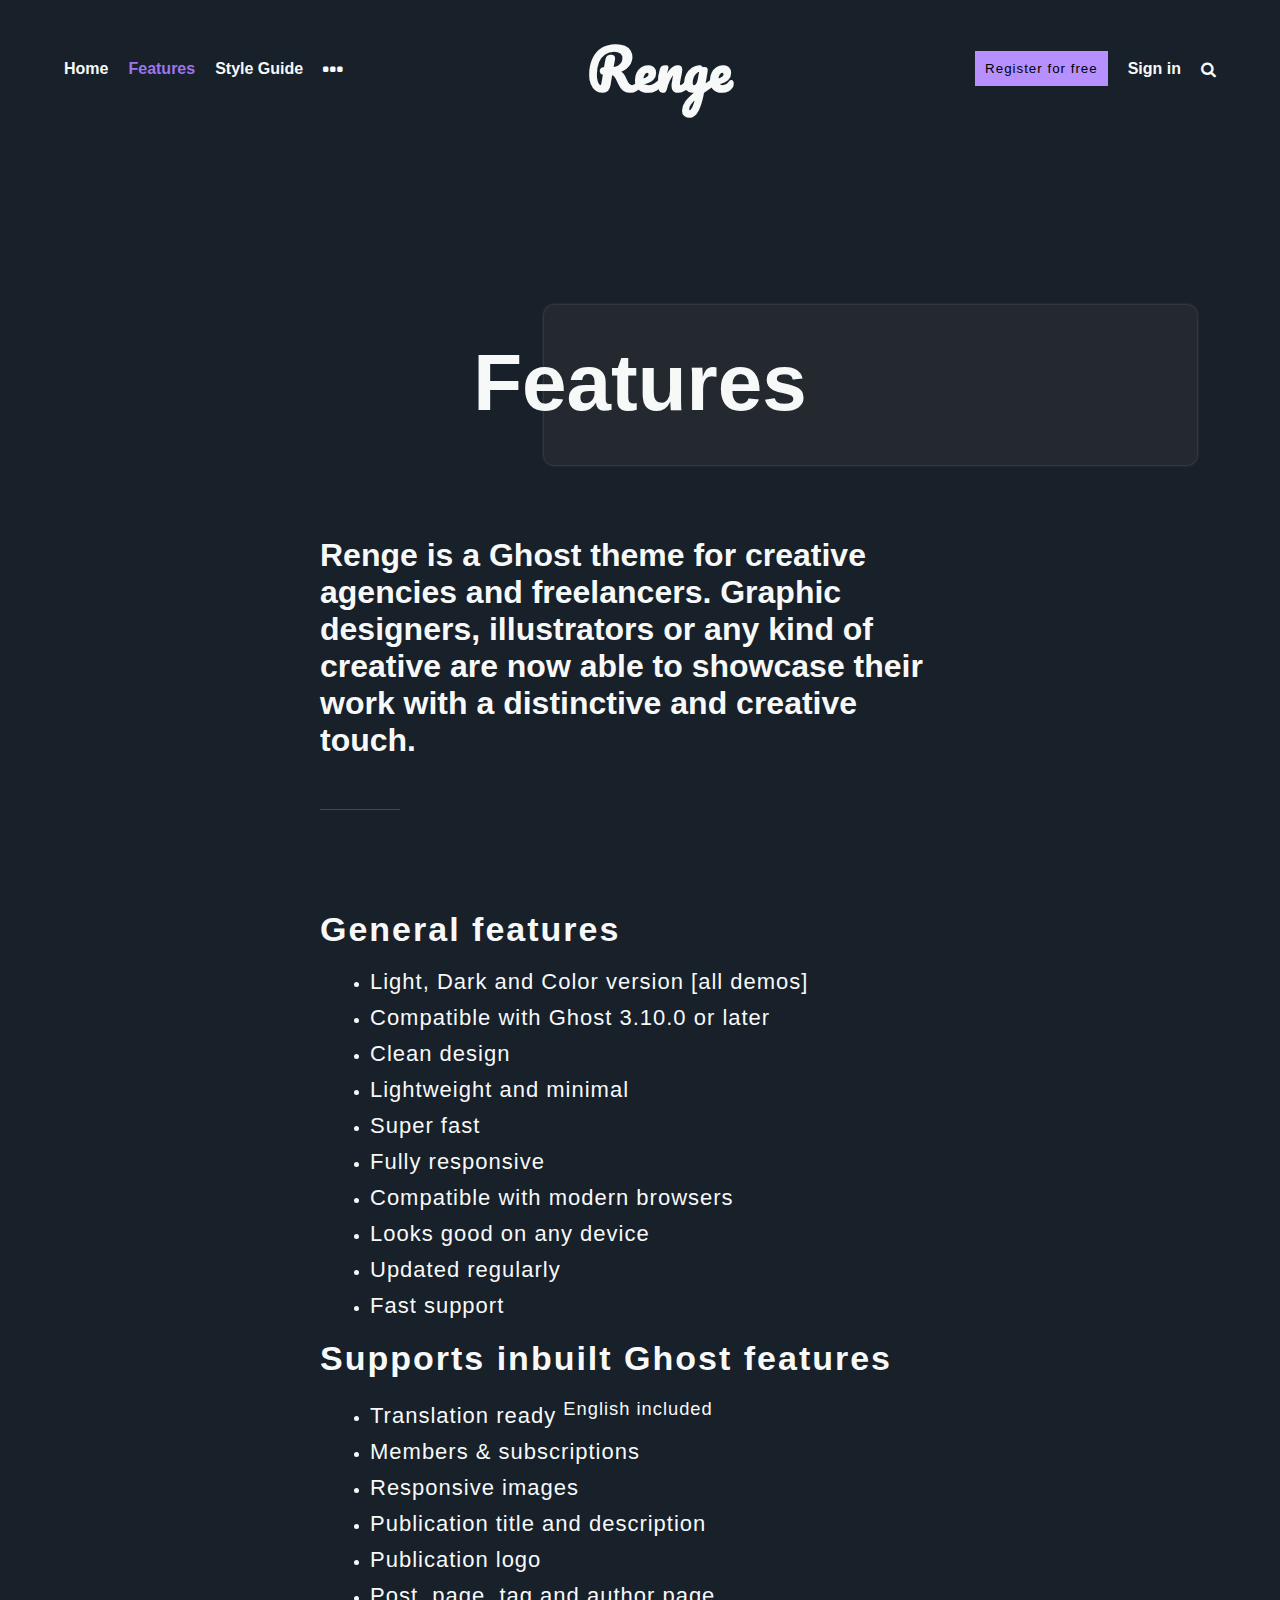
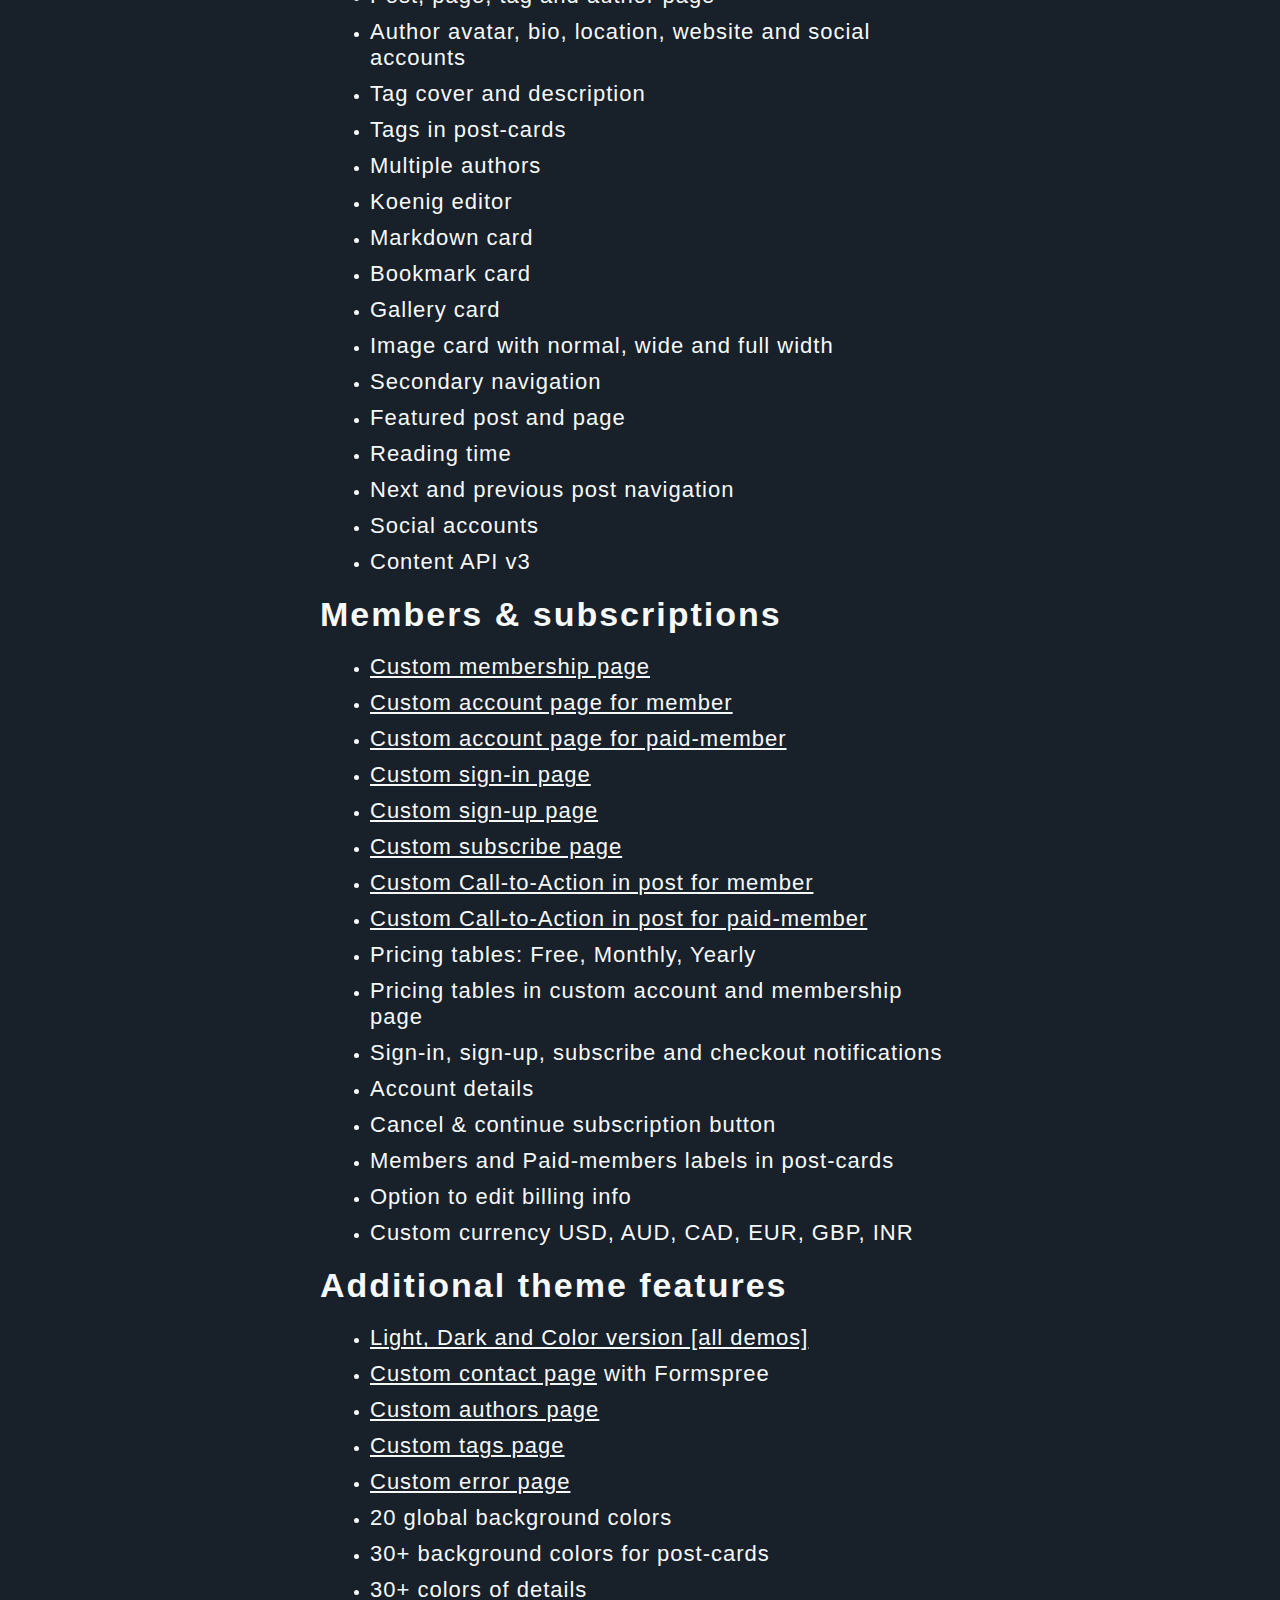
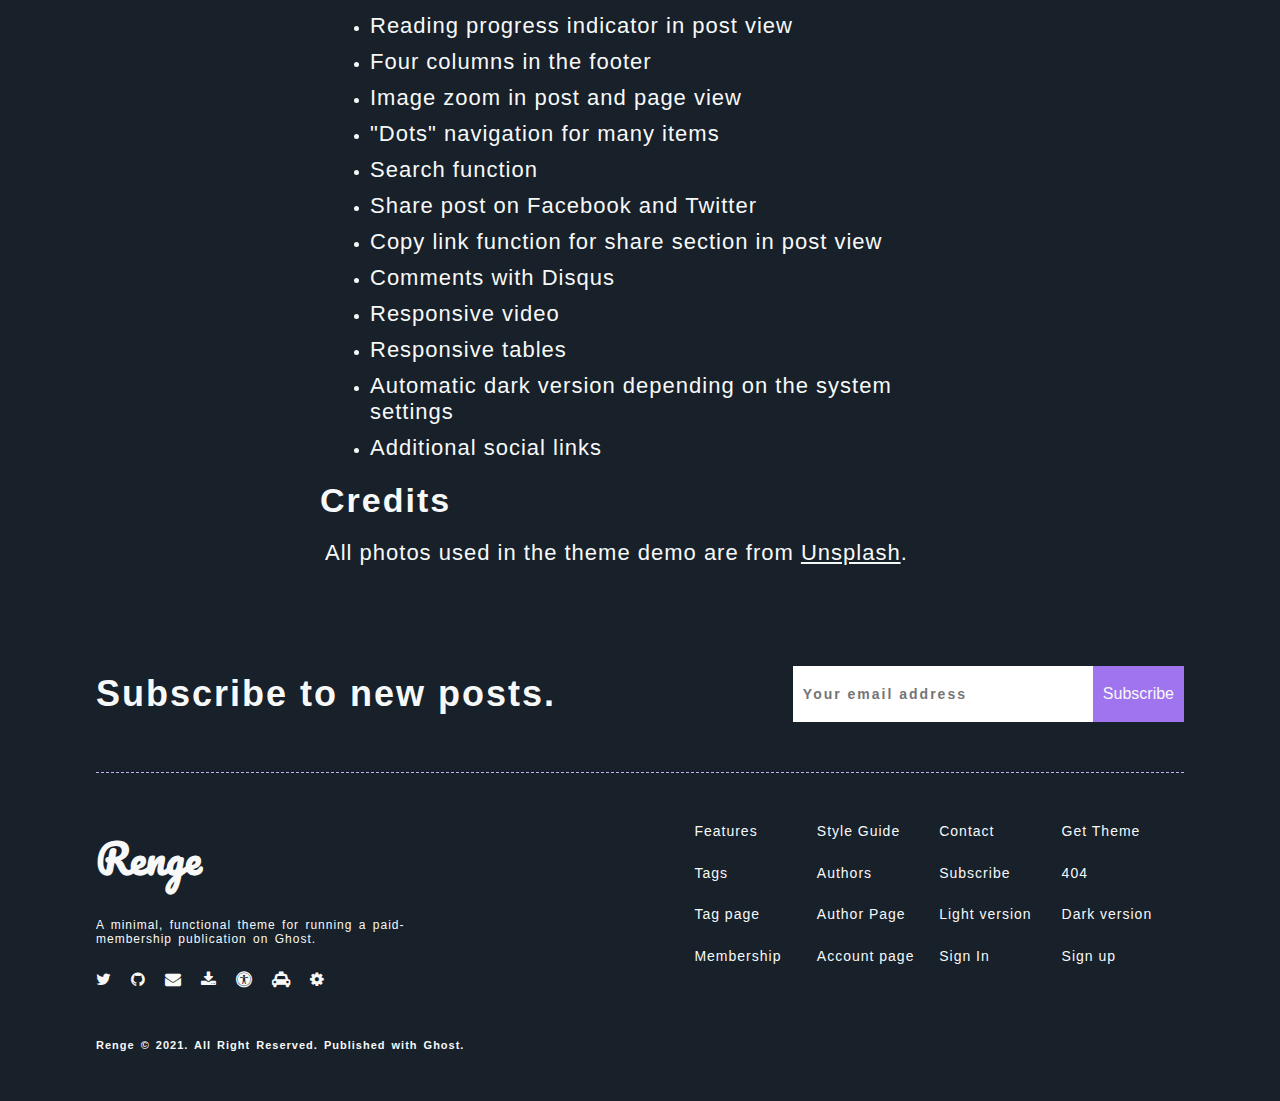
<file: features.html>
<!DOCTYPE html>
<html lang="en">
<head>
    <meta charset="UTF-8">
    <meta http-equiv="X-UA-Compatible" content="IE=edge">
    <meta name="viewport" content="width=device-width, initial-scale=1.0">
    <title>Ready to Publish</title>
    <link rel="preconnect" href="https://fonts.gstatic.com">
    <link href="https://fonts.googleapis.com/css2?family=Pacifico&display=swap" rel="stylesheet">
    <link rel="stylesheet" href="https://cdnjs.cloudflare.com/ajax/libs/font-awesome/4.7.0/css/font-awesome.min.css" integrity="sha256-eZrrJcwDc/3uDhsdt61sL2oOBY362qM3lon1gyExkL0=" crossorigin="anonymous" />
    <link rel="stylesheet" href="style/style.css">
</head>
<body>
    <nav>
        <div class="nav-items">
            <ul>
                <a href="index.html" class="no-underline"><li class="nav-item nav-item1">Home</li></a>
                <a href="features.html" class="no-underline active"> <li class="nav-item nav-item2">Features</li></a>
                <a href="styleguide.html" class="no-underline"> <li class="nav-item nav-item3">Style Guide</li></a>
                <a href="index.html" class="no-underline"><li class="nav-item nav-item4"><i class="fa fa-ellipsis-h" aria-hidden="true"></i>
                </li></a>
            </ul>
        </div>
        <div class="nav-logo">
            <h1 class="logo-heading">Renge</h1>
        </div>
        <div class="nav-register">
            <div>
                <button class="register-button">Register for free</button>
            </div>
            <h4>Sign in</h4>
            <i class="fa fa-search" aria-hidden="true"></i>
        </div>
    </nav>
    


    <!-- main container -->
    <section class="main-container">
        <div class="absolute">
            <div class="container-title">
                <h1>Features</h1>
                <div class="title-background"></div>
            </div>
        </div>
    </section>
    <!-- list element -->
    <section class="feature-element">
        <h1>Renge is a Ghost theme for creative agencies and freelancers. Graphic designers, illustrators or any kind of creative are now able to showcase their work with a distinctive and creative touch.</h1>
        <p></p>
        <h1 class="head-title">General features</h1>
        <ul>
            <li>
                <h2>Light, Dark and Color version [all demos]</h2>
            </li>
            <li>
                <h2>Compatible with Ghost 3.10.0 or later</h2>
            </li>
            <li>
                <h2>Clean design</h2>
            </li>
            <li>
                <h2>Lightweight and minimal</h2>
            </li>
            <li>
                <h2>Super fast</h2>
            </li>
            <li>
                <h2>Fully responsive</h2>
            </li>
            <li>
                <h2>Compatible with modern browsers</h2>
            </li>
            <li>
                <h2>Looks good on any device</h2>
            </li>
            <li>
                <h2>Updated regularly</h2>
            </li>
            <li>
                <h2>Fast support</h2>
            </li>
        </ul>
        <h1 class="head-title">Supports inbuilt Ghost features</h1>
        <ul>
            <li>
                <h2>Translation ready <sup>English included</sup> </h2>
            </li>
            <li>
                <h2>Members & subscriptions</h2>
            </li>
            <li>
                <h2>Responsive images</h2>
            </li>
            <li>
                <h2>Publication title and description</h2>
            </li>
            <li>
                <h2>Publication logo</h2>
            </li>
            <li>
                <h2>Post, page, tag and author page</h2>
            </li>
            <li>
                <h2>Author avatar, bio, location, website and social accounts</h2>
            </li>
            <li>
                <h2>Tag cover and description</h2>
            </li>
            <li>
                <h2>Tags in post-cards</h2>
            </li>
            <li>
                <h2>Multiple authors</h2>
            </li>
            <li>
                <h2>Koenig editor</h2>
            </li>
            <li>
                <h2>Markdown card</h2>
            </li>
            <li>
                <h2>Bookmark card</h2>
            </li>
            <li>
                <h2>Gallery card</h2>
            </li>
            <li>
                <h2>Image card with normal, wide and full width</h2>
            </li>
            <li>
                <h2>Secondary navigation</h2>
            </li>
            <li>
                <h2>Featured post and page</h2>
            </li>
            <li>
                <h2>Reading time</h2>
            </li>
            <li>
                <h2>Next and previous post navigation</h2>
            </li>
            <li>
                <h2>Social accounts</h2>
            </li>
            <li>
                <h2>Content API v3</h2>
            </li>
        </ul>
        <h1 class="head-title">Members & subscriptions</h1>
       <ul>
           <li>
               <h2><a href="#">Custom membership page</a></h2>
           </li>
           <li>
               <h2><a href="#">Custom account page for member</a></h2>
           </li>
           <li>
               <h2><a href="#">Custom account page for paid-member</a></h2>
           </li>
           <li>
               <h2><a href="#">Custom sign-in page</a></h2>
           </li>
           <li>
               <h2><a href="#">Custom sign-up page</a></h2>
           </li>
           <li>
               <h2><a href="#">Custom subscribe page</a></h2>
           </li>
           <li>
               <h2><a href="#">Custom Call-to-Action in post for member</a></h2>
           </li>
           <li>
               <h2><a href="#">Custom Call-to-Action in post for paid-member</a></h2>
           </li>
           <li>
               <h2>Pricing tables: Free, Monthly, Yearly</h2>
           </li>
           <li>
               <h2>Pricing tables in custom account and membership page</h2>
           </li>
           <li>
               <h2>Sign-in, sign-up, subscribe and checkout notifications</h2>
           </li>
           <li>
               <h2>Account details</h2>
           </li>
           <li>
               <h2>Cancel & continue subscription button</h2>
           </li>
           <li>
               <h2>Members and Paid-members labels in post-cards</h2>
           </li>
           <li>
               <h2>Option to edit billing info</h2>
           </li>
           <li>
               <h2>Custom currency USD, AUD, CAD, EUR, GBP, INR</h2>
           </li>
       </ul>
       <h1 class="head-title">Additional theme features</h1>
       <ul>
           <li>
               <h2><a href="#">Light, Dark and Color version [all demos]</a></h2>
           </li>
           <li>
               <h2><a href="#">Custom contact page</a>  with Formspree</h2>
           </li>
           <li>
               <h2><a href="">Custom authors page</a></h2>
           </li>
           <li>
               <h2><a href="">Custom tags page</a></h2>
           </li>
           <li>
               <h2><a href="">Custom error page</a></h2>
           </li>
           <li>
               <h2>20 global background colors</h2>
           </li>
           <li>
               <h2>30+ background colors for post-cards</h2>
           </li>
           <li>
               <h2>30+ colors of details</h2>
           </li>
           <li>
               <h2>Reading progress indicator in post view</h2>
           </li>
           <li>
               <h2>Four columns in the footer</h2>
           </li>
           <li>
               <h2>Image zoom in post and page view</h2>
           </li>
           <li>
               <h2>"Dots" navigation for many items</h2>
           </li>
           <li>
               <h2>Search function</h2>
           </li>
           <li>
               <h2>Share post on Facebook and Twitter</h2>
           </li>
           <li>
               <h2>Copy link function for share section in post view</h2>
           </li>
           <li>
               <h2>Comments with Disqus</h2>
           </li>
           <li>
               <h2>Responsive video</h2>
           </li>
           <li>
               <h2>Responsive tables</h2>
           </li>
           <li>
               <h2>Automatic dark version depending on the system settings</h2>
           </li>
           <li>
               <h2>Additional social links</h2>
           </li>
       </ul>
       <h1 class="head-title">Credits</h1>
       <ul>
           <li class="last-p">
               <h2>All photos used in the theme demo are from <a href="#">Unsplash</a>.</h2>
           </li>
       </ul>
    </section>


    <!-- Main footer -->
    <footer>
        <div class="subscribe-section">
            <h1>Subscribe to new posts.</h1>
            <div class="email-input-holder">
                <input type="text"placeholder="Your email address" id="email">
                <div class="div-buuton"><label for="email">Subscribe</label></div>
            </div>
        </div>
        <div class="main-footer-container">
            <div class="left-container">
                <h1 class="left-title">Renge</h1>
                <p>A minimal, functional theme for running a paid-membership publication on Ghost.</p>
                <div class="left-icons">
                    <ul>
                        <li><i class="fa fa-twitter" aria-hidden="true"></i>
                        </li>
                        <li><i class="fa fa-github" aria-hidden="true"></i>
                        </li>
                        <li><i class="fa fa-envelope" aria-hidden="true"></i>
                        </li>
                        <li><i class="fa fa-download" aria-hidden="true"></i>
                        </li>
                        <li><i class="fa fa-universal-access" aria-hidden="true"></i>
                        </li>
                        <li><i class="fa fa-taxi" aria-hidden="true"></i>
                        </li>
                        <li><i class="fa fa-cog" aria-hidden="true"></i>
                        </li>
                    </ul>
                </div>
            </div>
            <div class="right-container">
                <p class="right-items">
                    Features
                </p>
                <p class="right-items">
               
                    Style Guide

                </p>
                <p class="right-items">

                    Contact

                </p>
                <p class="right-items">
                    Get Theme
                </p>
                <p class="right-items">
                    Tags
                </p>
                <p class="right-items">                 
                    Authors
                </p>
                <p class="right-items">       
                    Subscribe
                </p>
                <p class="right-items">
                    404
                </p>
                <p class="right-items">
                    Tag page
                </p>
                <p class="right-items">
                    Author Page
                </p>
                <p class="right-items">
                    Light version
                </p>
                <p class="right-items">
                    Dark version
                </p>
                <p class="right-items">
                    Membership
                </p>
                <p class="right-items">
                    Account page
                </p>
                <p class="right-items">
                        Sign In
                </p>
                <p class="right-items">
                    Sign up
                </p>
            </div>
        </div>
        <p class="last">Renge © 2021. All Right Reserved. Published with Ghost.</p>
    </footer>
</body>
</html>
</file>
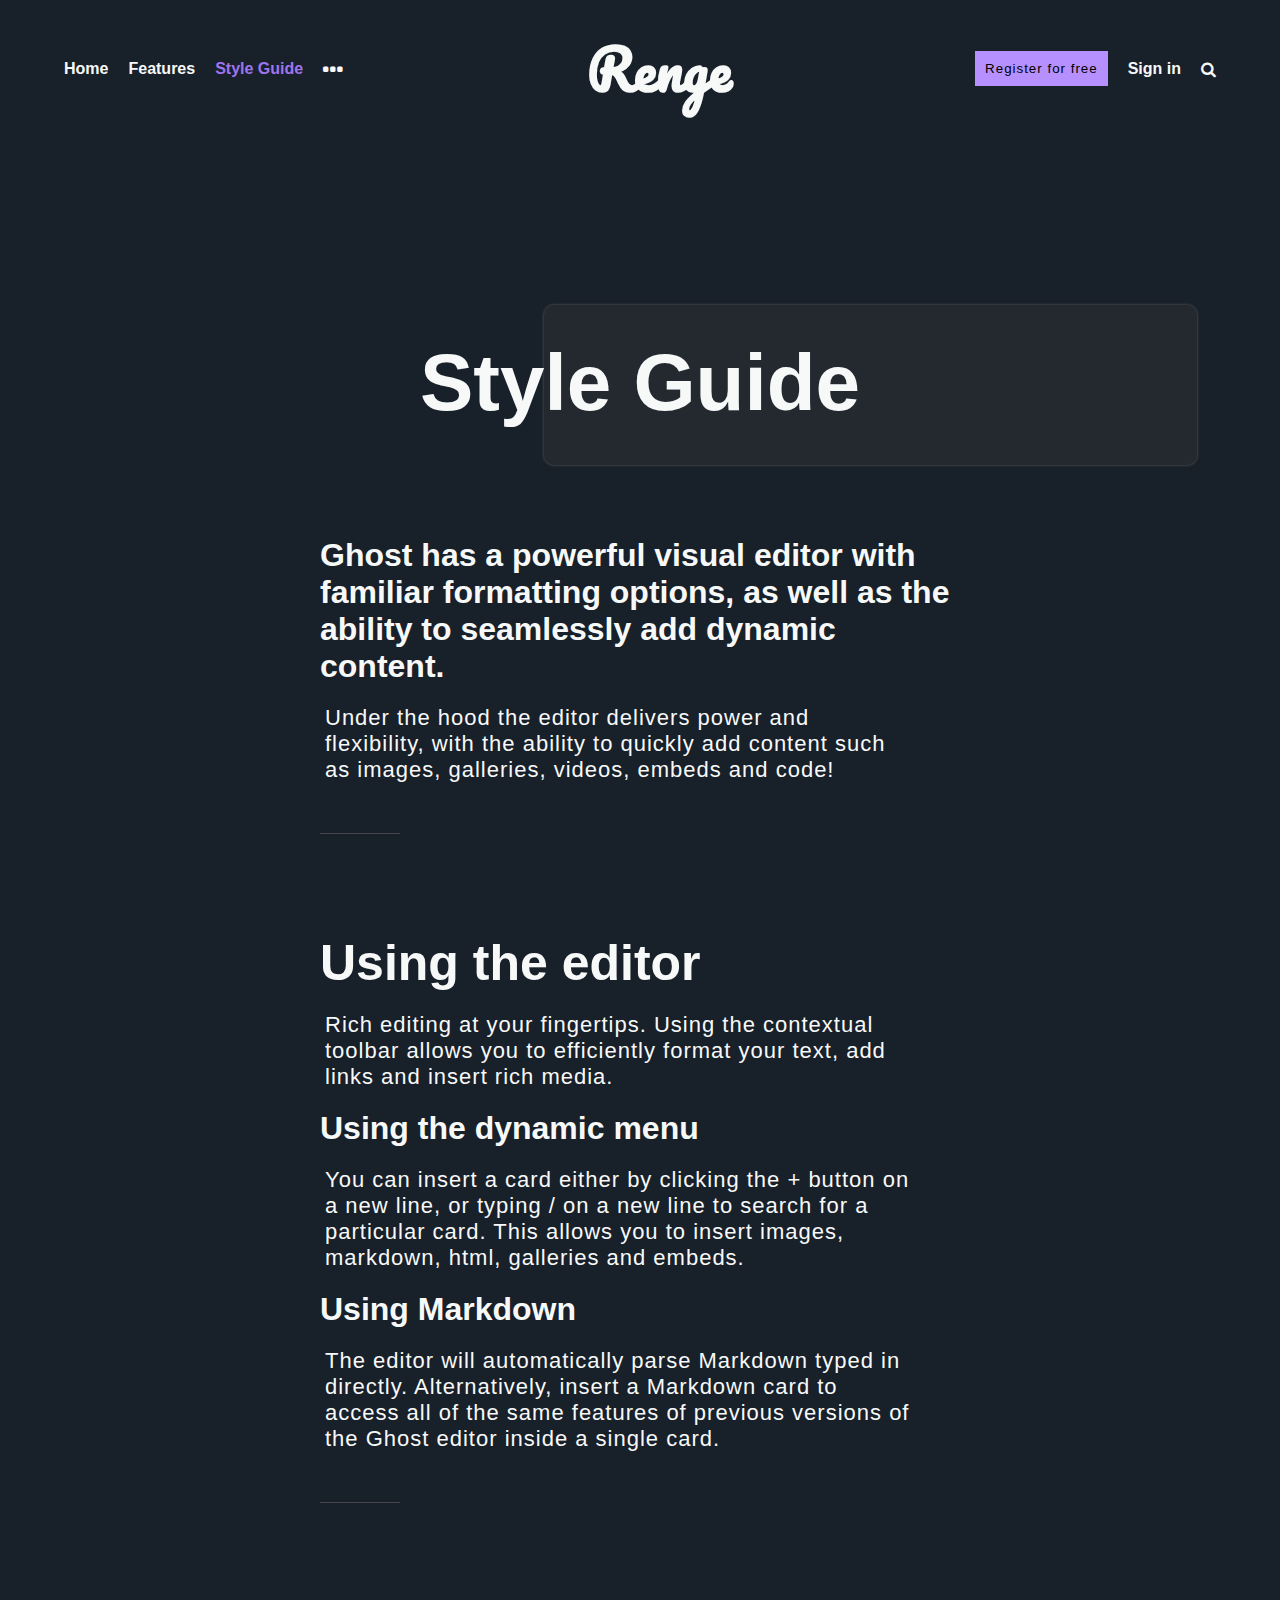
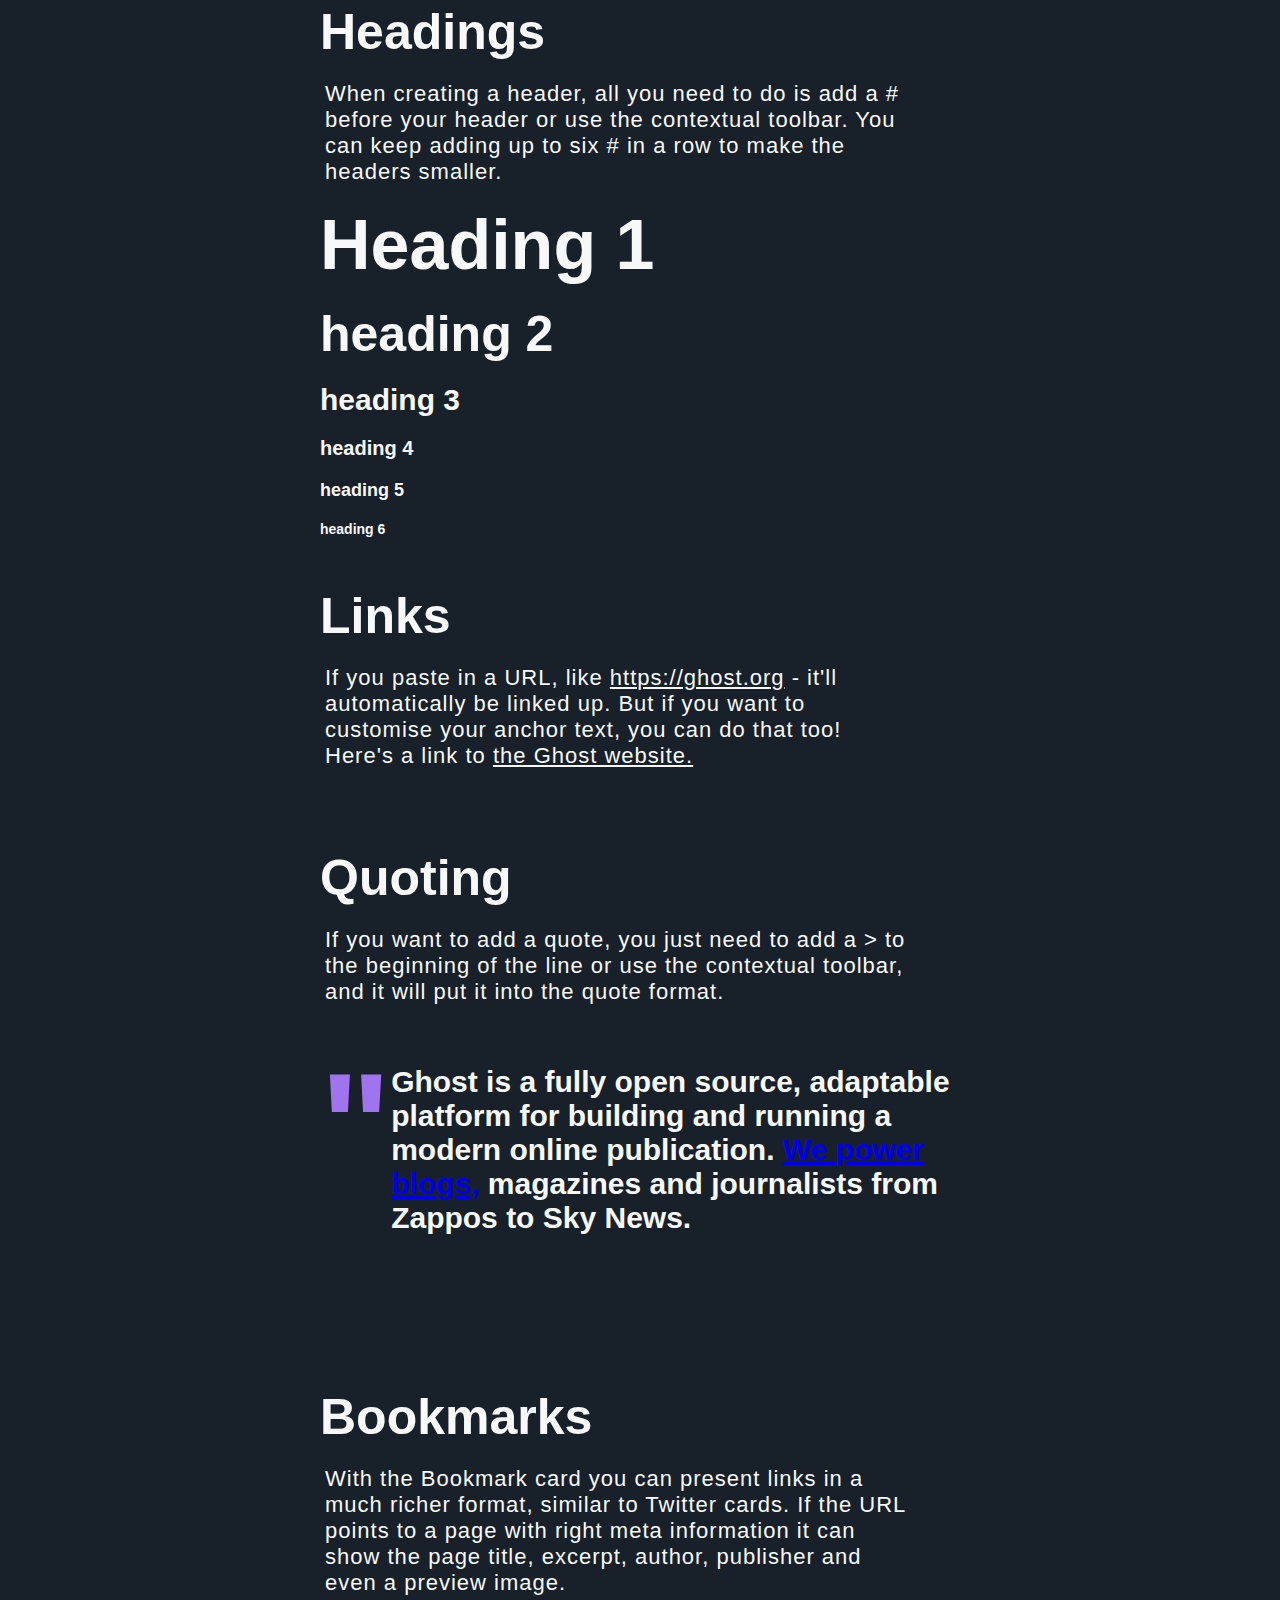
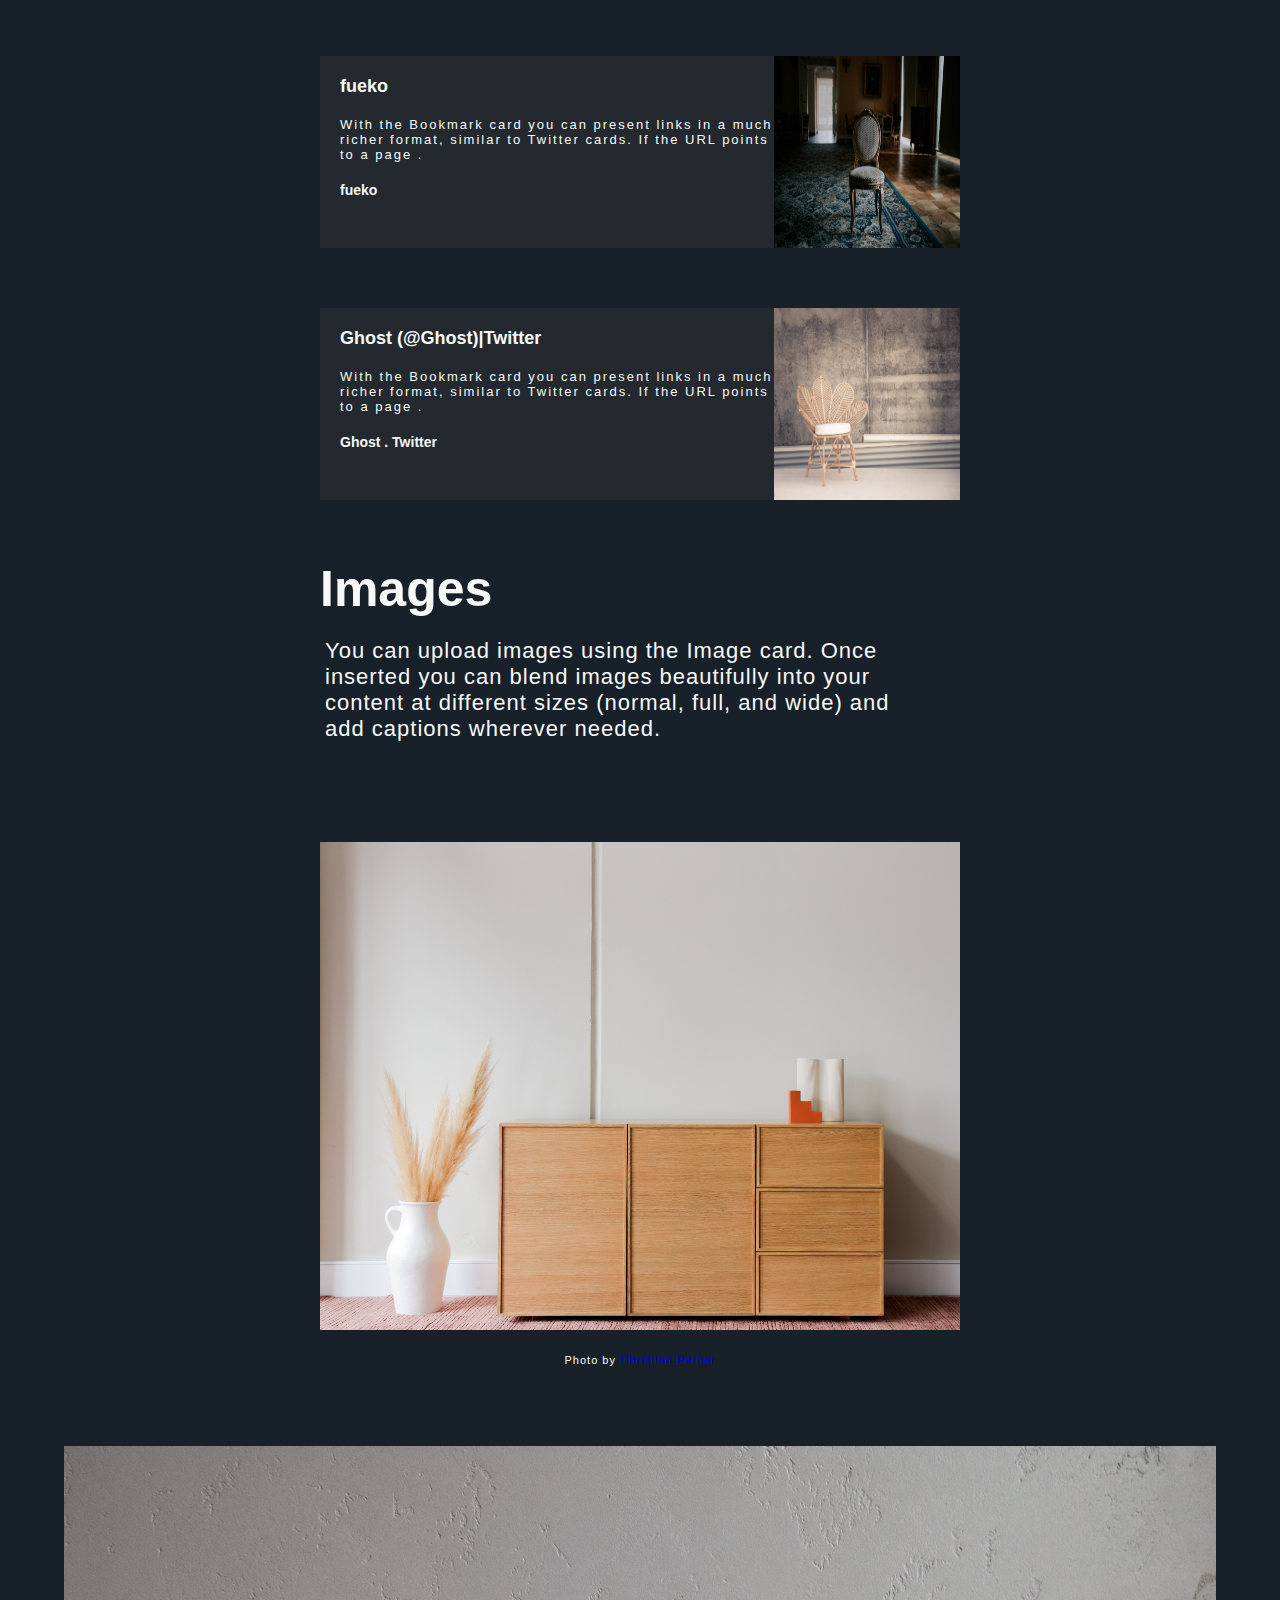
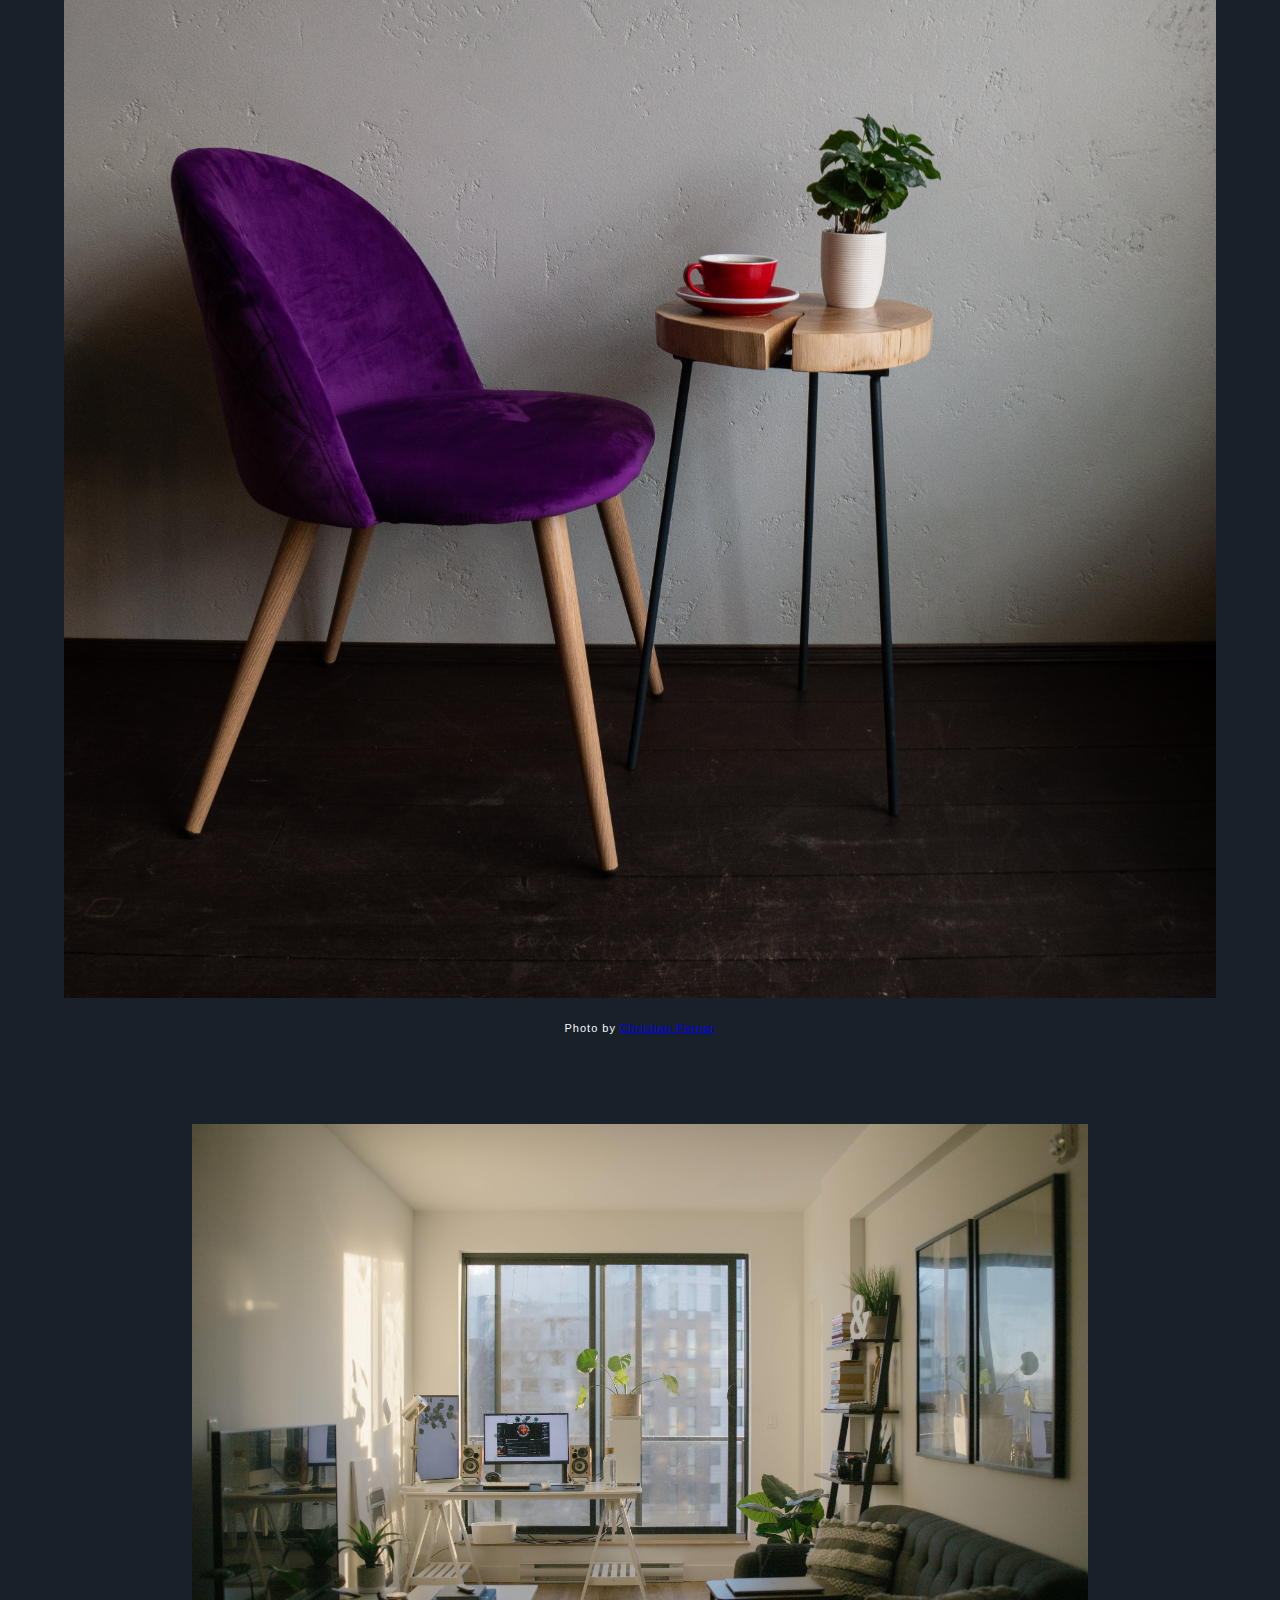
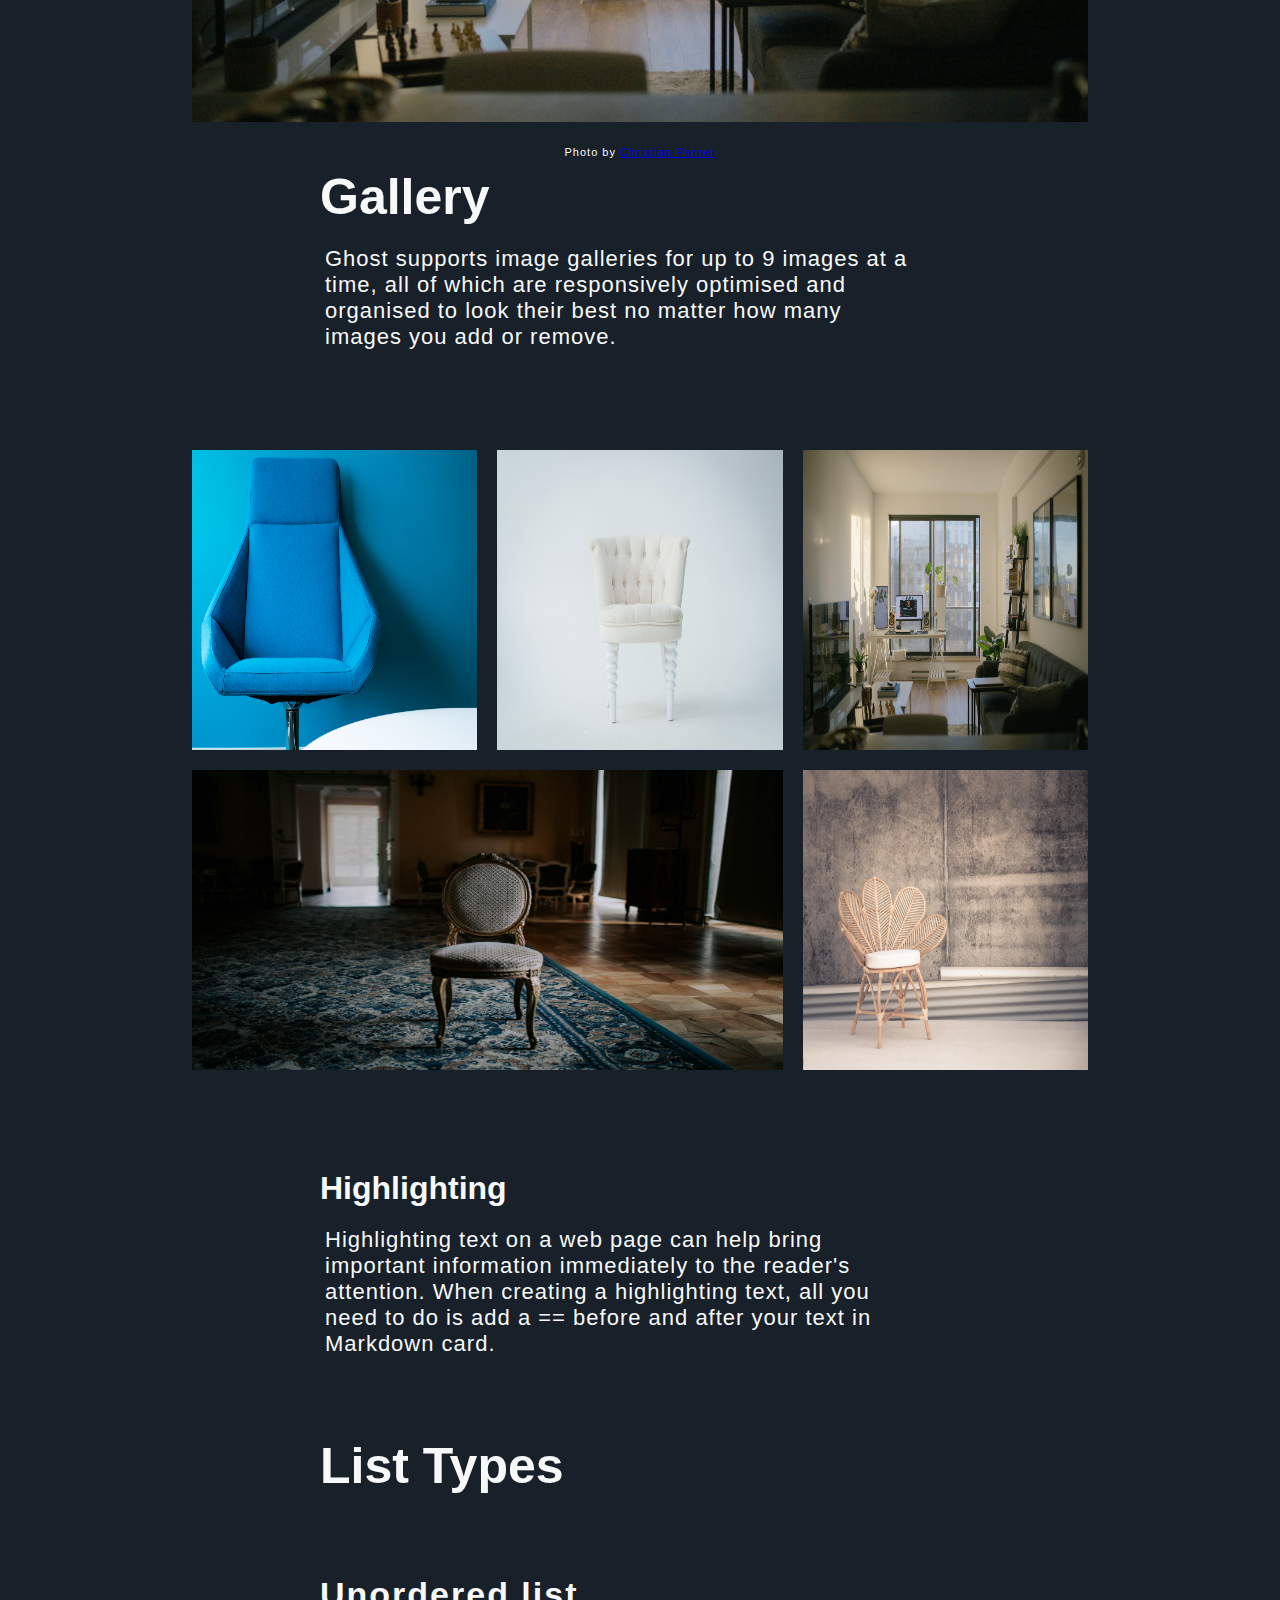
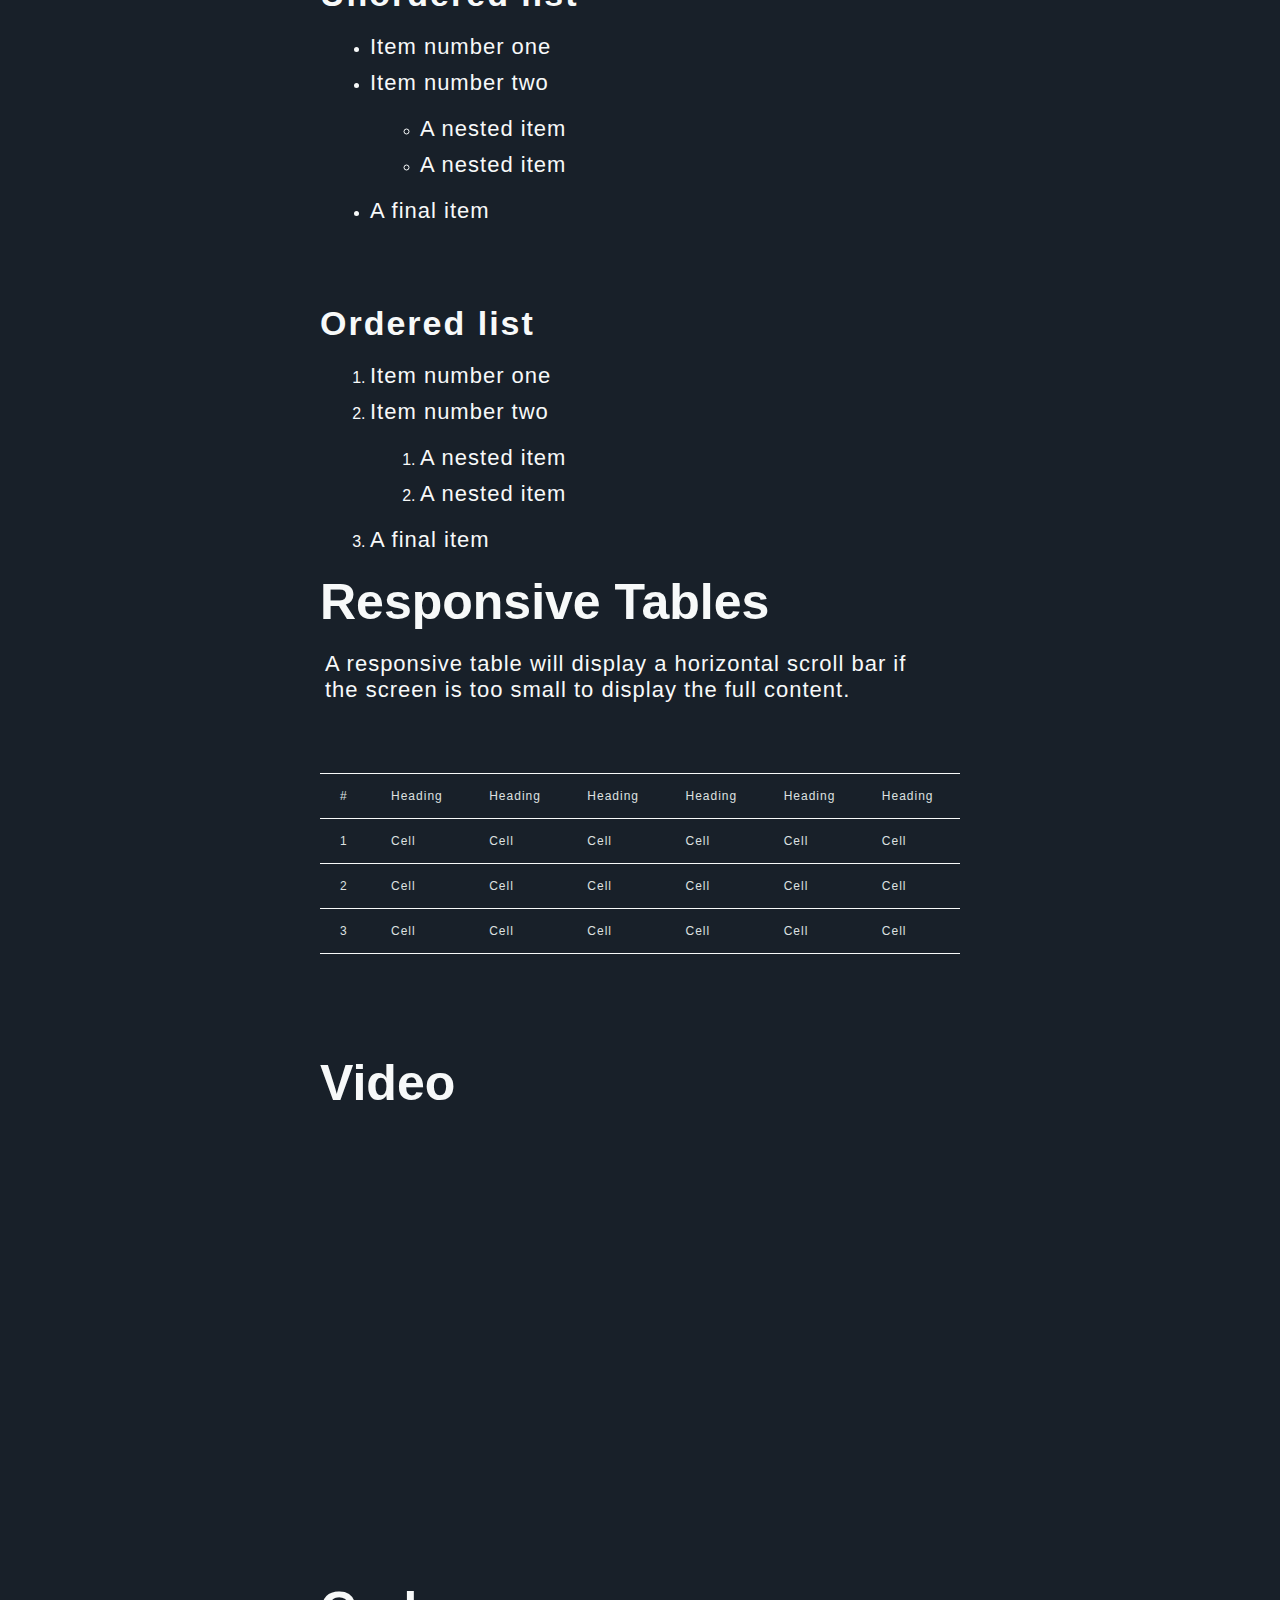
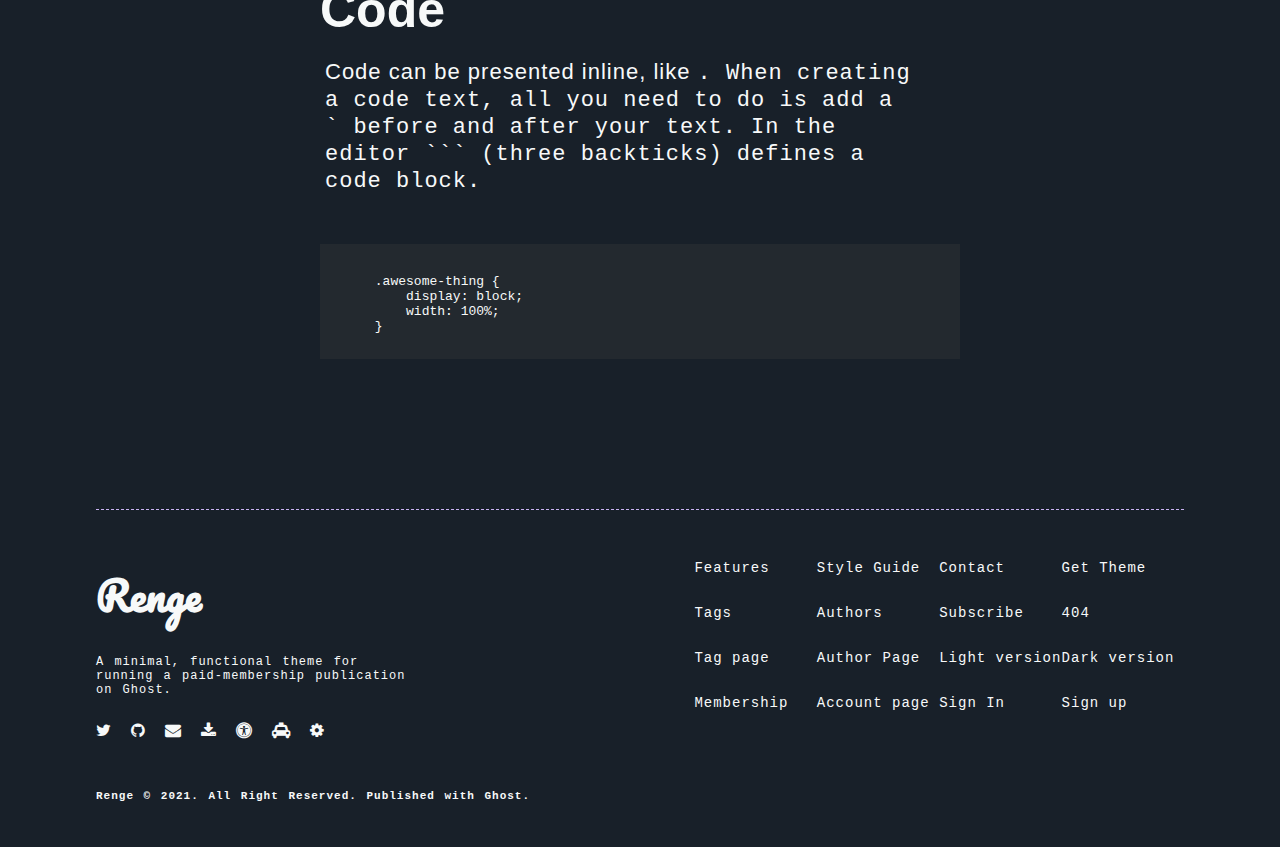
<file: styleguide.html>
<!DOCTYPE html>
<html lang="en">
<head>
    <meta charset="UTF-8">
    <meta http-equiv="X-UA-Compatible" content="IE=edge">
    <meta name="viewport" content="width=device-width, initial-scale=1.0">
    <title>Ready to Publish</title>
    <link rel="preconnect" href="https://fonts.gstatic.com">
    <link href="https://fonts.googleapis.com/css2?family=Pacifico&display=swap" rel="stylesheet">
    <link rel="stylesheet" href="https://cdnjs.cloudflare.com/ajax/libs/font-awesome/4.7.0/css/font-awesome.min.css" integrity="sha256-eZrrJcwDc/3uDhsdt61sL2oOBY362qM3lon1gyExkL0=" crossorigin="anonymous" />
    <link rel="stylesheet" href="style/style.css">
</head>
<body>
    <nav>
        <div class="nav-items">
            <ul>
                <a href="index.html" class="no-underline"><li class="nav-item nav-item1">Home</li></a>
                <a href="features.html" class="no-underline"> <li class="nav-item nav-item2">Features</li></a>
                <a href="styleguide.html" class="no-underline active"> <li class="nav-item nav-item3">Style Guide</li></a>
                <a href="index.html" class="no-underline"><li class="nav-item nav-item4"><i class="fa fa-ellipsis-h" aria-hidden="true"></i>
                </li></a>
            </ul>
        </div>
        <div class="nav-logo">
            <h1 class="logo-heading">Renge</h1>
        </div>
        <div class="nav-register">
            <div>
                <button class="register-button">Register for free</button>
            </div>
            <h4>Sign in</h4>
            <i class="fa fa-search" aria-hidden="true"></i>
        </div>
    </nav>



    <!-- style guide -->
    <section class="main-container">
        <div class="absolute">
            <div class="container-title">
                <h1>Style Guide
                </h1>
                <div class="title-background"></div>
            </div>
        </div>
    </section>
    <section class="feature-element">
        <h1>Ghost has a powerful visual editor with familiar formatting options, as well as the ability to seamlessly add dynamic content.</h1>
        <ul>
            <li class="last-p">
                <h2>Under the hood the editor delivers power and flexibility, with the ability to quickly add content such as images, galleries, videos, embeds and code!</h2>
            </li>
        </ul>
        <p></p>
        <h1 class="heading-one">
            Using the editor
        </h1>
        <ul>
            <li class="last-p">
                <h2>Rich editing at your fingertips. Using the contextual toolbar allows you to efficiently format your text, add links and insert rich media.</h2>
            </li>
        </ul>
        <h1>Using the dynamic menu</h1>
        <ul>
            <li class="last-p">
                <h2>You can insert a card either by clicking the + button on a new line, or typing / on a new line to search for a particular card. This allows you to insert images, markdown, html, galleries and embeds.</h2>
            </li>
        </ul>
        <h1>Using Markdown</h1>
        <ul>
            <li class="last-p">
                <h2>The editor will automatically parse Markdown typed in directly. Alternatively, insert a Markdown card to access all of the same features of previous versions of the Ghost editor inside a single card.</h2>
            </li>
        </ul>
        <p></p>
        <h1 class="heading-one">
            Headings
        </h1>
        <ul>
            <li class="last-p">
                <h2>When creating a header, all you need to do is add a # before your header or use the contextual toolbar. You can keep adding up to six # in a row to make the headers smaller.</h2>
            </li>
        </ul>
        <h1 class="heading-raw">Heading 1</h1>
        <h1 class="heading-one">heading 2</h1>
        <h1 class="heading-three">heading 3</h1>
        <h1 class="heading-four">heading 4</h1>
        <h1 class="heading-five">heading 5</h1>
        <h1 class="heading-six">heading 6</h1>

        <h1 class="heading-one">
            Links
        </h1>
        <ul>
            <li class="last-p">
                <h2>If you paste in a URL, like <a href="#">https://ghost.org</a> - it'll automatically be linked up. But if you want to customise your anchor text, you can do that too! Here's a link to <a href="#">the Ghost website.</a></h2>
            </li>
        </ul>
        <h1 class="heading-one space">
            Quoting
        </h1>
        <ul >
            <li class="last-p">
                <h2> If you want to add a quote, you just need to add a > to the beginning of the line or use the contextual toolbar, and it will put it into the quote format.</h2>
            </li>
           
        </ul>
        <div class="dive">
            <h1 class="quote">"</h1>
        <h1 class="heading-three-inline">
            Ghost is a fully open source, adaptable platform for building and running a modern online publication. <a href="#">We power blogs,</a> magazines and journalists from Zappos to Sky News.
        </h1>
        </div>
        <h1 class="heading-one">
            Bookmarks
        </h1>
        <ul >
            <li class="last-p">
                <h2> With the Bookmark card you can present links in a much richer format, similar to Twitter cards. If the URL points to a page with right meta information it can show the page title, excerpt, author, publisher and even a preview image.</h2>
            </li>
           
        </ul>
        <div class="style-card">
            <div class="style-card-content">
                <h1 class="heading-five">fueko</h1>
                <h1 class="heading-7">With the Bookmark card you can present links in a much richer format, similar to Twitter cards. If the URL points to a page  .</h1>
                <h1 class="heading-six">fueko</h1>
            </div>
            <div class="style-card-image">
                <img src="images/ima (4).JPG" alt="">
            </div>
        </div>
        <div class="style-card">
            <div class="style-card-content">
                <h1 class="heading-five">Ghost (@Ghost)|Twitter</h1>
                <h1 class="heading-7">With the Bookmark card you can present links in a much richer format, similar to Twitter cards. If the URL points to a page  .</h1>
                <h1 class="heading-six">Ghost . Twitter</h1>
            </div>
            <div class="style-card-image">
                <img src="images/ima (5).JPG" alt="">
            </div>
        </div>
        <h1 class="heading-one">
            Images
        </h1>
        <ul>
            <li class="last-p"> <h2>
                You can upload images using the Image card. Once inserted you can blend images beautifully into your content at different sizes (normal, full, and wide) and add captions wherever needed.
            </h2></li>
        </ul>
        <img class="img-gold" src="images/ima (6).JPG" alt="">
        <h1 class="under-image">
            Photo by <a href="#">Christian Perner</a>
        </h1>
        
    </section>
    <div class="image-big">
        <img  src="images/ima (7).JPG" alt="">
        <h1 class="under-image">
            Photo by <a href="#">Christian Perner</a>
        </h1>
    </div>
    <div class="second-big-image">
        <img class="img-gold" src="images/ima (3).JPG" alt="">
        <h1 class="under-image">
            Photo by <a href="#">Christian Perner</a>
        </h1>
    </div>
    <section class="feature-element">
        <h1 class="heading-one">Gallery</h1>
        <ul>
            <li class="last-p">
                <h2>Ghost supports image galleries for up to 9 images at a time, all of which are responsively optimised and organised to look their best no matter how many images you add or remove.</h2>
            </li>
        </ul>
    </section>
    <section class="images-grid">
       <div class="images-grid-container">
           <div class="images-item images-item1">
               <img src="images/ima (1).JPG" alt="">
           </div>
           <div class="images-item images-item2">
               <img src="images/ima (2).JPG" alt="">
           </div>
           <div class="images-item images-item3">
                <img src="images/ima (3).JPG" alt="">   
           </div>
           <div class="images-item images-item4">
                <img src="images/ima (4).JPG" alt="">
           </div>
           <div class="images-item images-item5">
                <img src="images/ima (5).JPG" alt="">
           </div>
       </div>
    </section>
    <section class="feature-element">
        <h1 class="heding-one">
            Highlighting
        </h1>
        <ul>
            <li class="last-p"><h2>
                Highlighting text on a web page can help bring important information immediately to the reader's attention. When creating a highlighting text, all you need to do is add a == before and after your text in Markdown card.
            </h2></li>
        </ul>
        <h1 class=" heading-one space">
            List Types
        </h1>
        <h1 class="head-title space">
            Unordered list
        </h1>
        <ul>
            <li><h2>Item number one</h2></li>
            <li><h2>Item number two</h2>
                <ul>
                    <li>
                        <h2>A nested item</h2>
                    </li>
                    <li>
                        <h2>A nested item</h2>
                    </li>
                </ul>
            </li>
            <li><h2>A final item</h2></li>
        </ul>
        <h1 class="head-title space">
            Ordered list
        </h1>
        <ol>
            <li><h2>Item number one</h2></li>
            <li><h2>Item number two</h2>
                <ol>
                    <li>
                        <h2>A nested item</h2>
                    </li>
                    <li>
                        <h2>A nested item</h2>
                    </li>
                </ol>
            </li>
            <li><h2>A final item</h2></li>
        </ol>
        <h1 class="heading-one">
            Responsive Tables
        </h1>
        <ul>
            <li class="last-p"><h2>
                A responsive table will display a horizontal scroll bar if the screen is too small to display the full content.
            </h2></li>
        </ul>
        <table>
            <tr class="aj">
                <td>#</td>
                <td>Heading</td>
                <td>Heading</td>
                <td>Heading</td>
                <td>Heading</td>
                <td>Heading</td>
                <td>Heading</td>
                
            </tr>
            
            <tr class="aj">
                <td>1</td>
                <td>Cell</td>
                <td>Cell</td>
                <td>Cell</td>
                <td>Cell</td>
                <td>Cell</td>
                <td>Cell</td>
            </tr>
           
            <tr class="aj">
                <td>2</td>
                <td>Cell</td>
                <td>Cell</td>
                <td>Cell</td>
                <td>Cell</td>
                <td>Cell</td>
                <td>Cell</td>
            </tr>
          
            <tr>
                <td>3</td>
                <td>Cell</td>
                <td>Cell</td>
                <td>Cell</td>
                <td>Cell</td>
                <td>Cell</td>
                <td>Cell</td>
            </tr>
        </table>
        <h1 class="heading-one">
            Video
        </h1>
        <iframe width="560" height="315" src="https://www.youtube.com/embed/wdaA39p4c8k" title="YouTube video player" frameborder="0" allow="accelerometer; autoplay; clipboard-write; encrypted-media; gyroscope; picture-in-picture" allowfullscreen></iframe>
        <h1 class="heading-one">
            Code
        </h1>
        <ul>
            <li class="last-p">
                <h2>Code can be presented inline, like <code>. When creating a code text, all you need to do is add a ` before and  after your text. In the editor ``` (three backticks) defines a code block.</h2>
            </li>
        </ul>
        <div class="code-section">
            <pre>
                .awesome-thing {
                    display: block;
                    width: 100%;
                }
            </pre>
        </div>
    </section>





 
    <!-- Main footer -->
    <footer>
        <div class="subscribe-section">
            <!-- <h1>Subscribe to new posts.</h1>
            <div class="email-input-holder">
                <input type="text"placeholder="Your email address" id="email">
                <div class="div-buuton"><label for="email">Subscribe</label></div>
            </div> -->
        </div>
        <div class="main-footer-container">
            <div class="left-container">
                <h1 class="left-title">Renge</h1>
                <p>A minimal, functional theme for running a paid-membership publication on Ghost.</p>
                <div class="left-icons">
                    <ul>
                        <li><i class="fa fa-twitter" aria-hidden="true"></i>
                        </li>
                        <li><i class="fa fa-github" aria-hidden="true"></i>
                        </li>
                        <li><i class="fa fa-envelope" aria-hidden="true"></i>
                        </li>
                        <li><i class="fa fa-download" aria-hidden="true"></i>
                        </li>
                        <li><i class="fa fa-universal-access" aria-hidden="true"></i>
                        </li>
                        <li><i class="fa fa-taxi" aria-hidden="true"></i>
                        </li>
                        <li><i class="fa fa-cog" aria-hidden="true"></i>
                        </li>
                    </ul>
                </div>
            </div>
            <div class="right-container">
                <p class="right-items">
                    Features
                </p>
                <p class="right-items">
               
                    Style Guide

                </p>
                <p class="right-items">

                    Contact

                </p>
                <p class="right-items">
                    Get Theme
                </p>
                <p class="right-items">
                    Tags
                </p>
                <p class="right-items">                 
                    Authors
                </p>
                <p class="right-items">       
                    Subscribe
                </p>
                <p class="right-items">
                    404
                </p>
                <p class="right-items">
                    Tag page
                </p>
                <p class="right-items">
                    Author Page
                </p>
                <p class="right-items">
                    Light version
                </p>
                <p class="right-items">
                    Dark version
                </p>
                <p class="right-items">
                    Membership
                </p>
                <p class="right-items">
                    Account page
                </p>
                <p class="right-items">
                        Sign In
                </p>
                <p class="right-items">
                    Sign up
                </p>
            </div>
        </div>
        <p class="last">Renge © 2021. All Right Reserved. Published with Ghost.</p>
    </footer>
</body>
</html>
</file>
<file: style/style.css>
*{
    box-sizing: border-box;
    padding:0;
    margin:0;
}
head,body{
    width:100%;
    min-height: 100%;
    background-color:#182029;
    font-family: helvetica,arial,sans-serif;
}
.no-underline{
    text-decoration:none;
    color:#f7f9f9;
}
.active{
    color:#9f74ee;
}

/* Nav bar design */
nav{
    width:90%;
    margin:0 auto;
    display: flex;
    justify-content: space-between;
    color:#F7F9F9;
    align-items: center;
    padding:20px 0;
}
.nav-items ul{
    display: flex;
    align-items: center;
}
.nav-items ul li{
    margin-right: 20px;
    list-style: none;
    font-size:16px;
    font-weight:bold;
}
.nav-items ul li i{
    font-size: 25px;
    position:relative;
    top:2px;
}
.nav-logo h1{
    font-family: 'Pacifico', cursive;
    font-size: 55px;
    
}
.nav-register{
    display: flex;
    align-items: center;
}
.nav-register div,.nav-register h4,.nav-register i{
    margin-left: 20px;
}
.nav-register button{
    background-color:#B690FF;
    outline:none;
    border:none;
    padding:10px;
    letter-spacing: 1px;
}



/* Announcement-section */
.announcement-section{
    display: grid;
    width:85%;
    grid-template-columns: repeat(4,1fr);
    grid-template-rows:30px 1fr;
    margin: 0 auto;
    gap:30px;
    margin-top:70px;
}

.background-color{
    background-color:#FED672;
}
.background-color3{
    background-color:#B690FF;
}
.background-color1{
    display: inline-block;
    padding:2px 2px;
    font-size: 13px;
    letter-spacing: 2px;
    color:#212121;
}
.background-color2{
    width:100%;
    height: 3px;
}
.announcement-item2{
    grid-column: 2/5;
    grid-row:1/2;
}
.announcement-item{
    color:#F7F9F9;
}
.announcement-item h2{
    font-size:20px;
    margin-bottom: 20px;
}
.announcement-item p{
    font-size: 14px;
    
}
.announcement-item5{
    border-left:1px dashed #B690FF;
    border-right:1px dashed #B690FF;
    padding-left: 30px;
}

/* Description Section */
.description-section{
    width:85%;
    margin:0 auto;
    color:#F7F9F9;
    margin-top:150px;
    display:grid;
    grid-template-columns:70% 30%;
}

.explination P{
    font-size: 12px;
    letter-spacing: 2px;
    margin-bottom:5px;
}
.explination h1{
    font-size: 80px;
    letter-spacing: 4px;
}
.explination-container{
    display: grid;
    grid-template-columns: repeat(2,1fr);
    width:65%;
    gap:20px;
    margin:40px 0;
}
.explination-item h5{
    line-height: 25px;
    font-size: 14px;
    color:#d6d7d8;
}
.explination ul{
    display: flex;
}
.explination ul li{
    margin-right:20px;
    list-style: none;
    font-size: 11px;
    letter-spacing: 2px;
}
.explination-right-image{
    width:100%;
    height:515px;
    position: relative;
}
.explination-right-image img{
    width:100%;
    height: auto;
    position: absolute;
    z-index: 1;
    height:515px;
}
.pink-background{
    background-color: #F34891;
    width:120%;
    height: 103%;
    position:absolute;
    top:-40px;
    left:-120px;
    z-index: -1;
}
.blue-background{
    background-color:#9bb3b7;
    width:120%;
    height: 103%;
    position:absolute;
    top:-40px;
    left:-120px;
    z-index: -1;
}

/* Card section */
.card-section{
    display: grid;
    grid-template-columns: repeat(2,1fr);
    row-gap: 90px;
    column-gap: 60px;
    width:80%;
    margin:0 auto;
    margin-top: 150px;
    
    color:#F7F9F9;
}
.card-number{
    width:100%;
    display: grid;
    grid-template-columns:50% 30%;
    justify-content: space-between;
    border-left: 1px dashed #9f74ee;
    padding-left: 25px;
}
.card-item{
    position:relative;
}
.card-item img{
    width:100%;
    height: 100%;
    position:absolute;
    z-index: 1;
  
}
.card-background{
    position:absolute;
    width:100%;
    height: 100%;
    background-color: #F34891;
    top:-10px;
    left:-10px;
}
.card-background1{
    position:absolute;
    width:100%;
    height: 100%;
    background-color:#9bb3b7;
    top:-10px;
    left:-10px;
}
.card-item3{
    grid-column: 1/3;
}
.card-item h2{
    font-size: 28px;
    line-height: 40px;
}
.card-item p{
    font-size: 12px;
    letter-spacing: 2px;
    margin-top:10px;
    width: 70%;
}
.card-item h3{
    font-size:14px;
    width:80%;
    margin:10px 0;
    color:#d6d7d8;
    line-height: 20px;
}
.card-item ul{
    display: flex;
}
.card-item ul li{
    list-style: none;
    margin-right:20px;
    font-size:11px;
    letter-spacing: 2px;
}

/* Member button */
.container{
    width:80%;
    margin:0 auto;
    position: relative;
    top:150px;
    
}
.container button{
    background-color: #9f74ee;
    border:none;
    outline:none;
}

/* Circle */
.circle-holder{
    width:100%;
    display: flex;
    justify-content: center;
    margin-top:100px;
}
.circle-background{
    width:100px;
    height:100px;
    background-color: #9f74ee;
    border-radius:50%;
    display:flex;
    justify-content: center;
    align-items: center;
}
.circle{
    width:50px;
    height: 50px;
    background-color: #212121;
    border-radius: 50%;

}

/* footer section */
footer{
    width:85%;
    margin:0 auto;
    color:#F7F9F9;
    margin-top:50px;
    margin-bottom: 50px;
}
.subscribe-section{
    width:100%;
    display:flex;
    align-items: center;
    justify-content: space-between;
    padding-bottom: 50px;
    border-bottom: 1px dashed #c8b1f1;
    
}
.subscribe-section h1{
    font-size: 36px;
    letter-spacing: 2px;
    font-weight: 800;
}
.email-input-holder{
    display:flex;
    background-color:#9f74ee;
    align-items: center;
}
.email-input-holder input{
    padding:20px 10px;
    border:none;
    outline:none;
    width:300px;
    font-size: 14px;
    font-weight: bold;
    letter-spacing: 2px;
}
.email-input-holder label{
    padding: 0 10px;
}
.main-footer-container{
    display: grid;
    grid-template-columns: 30% 45%;
    justify-content: space-between;
    margin:50px 0;
    
}
.right-container{
    display:grid;
    grid-template-columns: repeat(4,1fr);
}
.right-items{
    font-size: 14px;
    letter-spacing: 1px;
}
.left-container h1{
    font-family:'Pacifico', cursive ;
    font-size: 40px;
}
.left-container p{
    font-size: 12px;
    word-spacing: 2px;
    letter-spacing: 1px;
    margin:25px 0;
}

.left-icons ul{
    display:flex;
}
.left-icons li{
    list-style: none;
    margin-right: 20px;
}
.last{
    font-size: 11px;
    font-weight: 900;
    word-spacing: 2px;
    letter-spacing: 1px;
}
/* Feature section */
.main-container{
    width:50%;
    margin:0 auto;
    color:#f7f9f9;
    margin-top: 200px;
    margin-bottom: 200px;
    
}


.container-title{
    position: relative;
    display: flex;
    justify-content: center;
}
.container-title h1{
    font-size: 80px;
    position:absolute;
    margin:0 auto;
    z-index: 1;
}
.title-background{
      width:102%;
      height:10rem;
      background-color: rgba(63, 62, 62, 0.3);
      position:absolute;
      top:-2rem;
      left: 14rem;
      border-radius: 10px;
      box-shadow: 0px 0px 3px 0 rgb(100, 99, 99);
      
}
.feature-element{
    width:50%;
    margin:0 auto;
    margin-bottom: 100px;
    color:#f7f9f9;
}
.feature-element p{
    width:5rem;
    height: 1px ;
    background-color: rgba(182, 159, 159, 0.3);
    margin:50px 0 100px 0;
}
.feature-element .head-title{
    font-size: 34px;
    letter-spacing: 2px;
}
.feature-element ul,.feature-element ol{
    padding-left: 50px;
    margin:20px 0;
}
.feature-element ul li,.feature-element ol li{
    margin:10px 0 10px 0;
}
.feature-element ul li h2,.feature-element ol li h2{
    font-size:22px ;
    letter-spacing: 1px;
    font-weight: 500;
}
.feature-element ul li h2 a,.feature-element ol li h2 a{
    font-size:22px ;
    letter-spacing: 1px;
    font-weight: 500;
    color:#f7f9f9;
}
.last-p{
    list-style: none;
    font-size: 28px;
    position: relative;
    left:-45px;
}

/* style guide */
.heading-one{
    font-size: 50px;
}
.heading-raw{
    font-size: 70px;
    margin:20px 0;
}
.heading-three{
    font-size: 30px;
    margin:20px 0;

}
.heading-four{
    font-size: 20px;
    margin:20px 0;
}
.heading-five{
    font-size: 18px;
    margin:20px 0;
}
.heading-six{
    font-size: 14px;
    margin:20px 0 50px 0;
}
.space{
    margin:
    80px 0 0 0;
}
.dive{
    display: flex;
    margin:60px 0 150px 0 ;
    
}
.quote{
    
    font-size: 150px;
    color:#9f74ee;
    position: relative;
    top:-25px;
}
.heading-three-inline{
    font-size: 30px;
    font-weight: 600px;
}
.style-card{
    width:100%;
    display: grid;
    grid-template-columns: 70% 30%;
    background-color: rgba(63, 62, 62, 0.3);
    padding:0 0 0 20px;
    margin:60px 0;
}
.heading-7{
    font-size: 13px;
    font-weight: 500;
    letter-spacing: 2px;
}
.style-card-image{
    width:100%;
    height:100%;
}
.style-card-image img{
    width:100%;
    height: 100%;
}
.img-gold{
    width:100%;
   
    margin:80px 0 20px 0;
}
.under-image{
    width:100%;
    text-align: center;
    font-weight: 500;
    font-size: 11px;
    letter-spacing: 1px;
    margin-bottom: 10px ;
}
.image-big{
    width:90%;
    margin:0 auto;
    margin-top: -100px;
    color:#f7f9f9;
}
.image-big img{
    height: auto;
    width:100%;
    margin:80px 0 20px 0;
}
.second-big-image{
    width:70%;
    margin:0 auto;
    color:#f7f9f9;
}
.second-big-image img{
    height: auto;
}
.images-grid{
    width:70%;
    margin:0 auto;
    margin-bottom: 100px;
}
.images-grid-container{
    width:100%;
    height:100%;
    overflow:hidden;
    display: grid;
    grid-template-columns: repeat(3,1fr);
    grid-template-rows: repeat(2,300px);
    gap:20px;
}
.images-item{
    width:100%;
    height: 100%;
    background-color:red;
    overflow-y: hidden;
    
}
.images-item img{
    width:100%;
    height: 100%;
    margin-top: 0px !important;
}
.images-item4{
    grid-column: 1/3;
}
table{
    width:100%;
    border-top:1px solid #f7f9f9;
    border-bottom:1px solid #f7f9f9;
    border-collapse: collapse;
    margin:70px 0px 100px 0px;
}
table td{
    padding:15px 20px;
    font-size: 12px;
    letter-spacing: 1px;
    color:#dee0e0;
}
td,tr,table{
    border-bottom:1px solid #f7f9f9; 
}
iframe{
    width:100%;
    margin-top:50px;
    margin-bottom:100px;
}
.code-section{
    width:100%;
    padding:30px 0 10px 0;
    background-color: rgba(63, 62, 62, 0.3);
    margin-bottom: 50px;
    margin-top:50px;
}
.code-section pre{
    position:relative;
    left:-70px;
}
</file>
